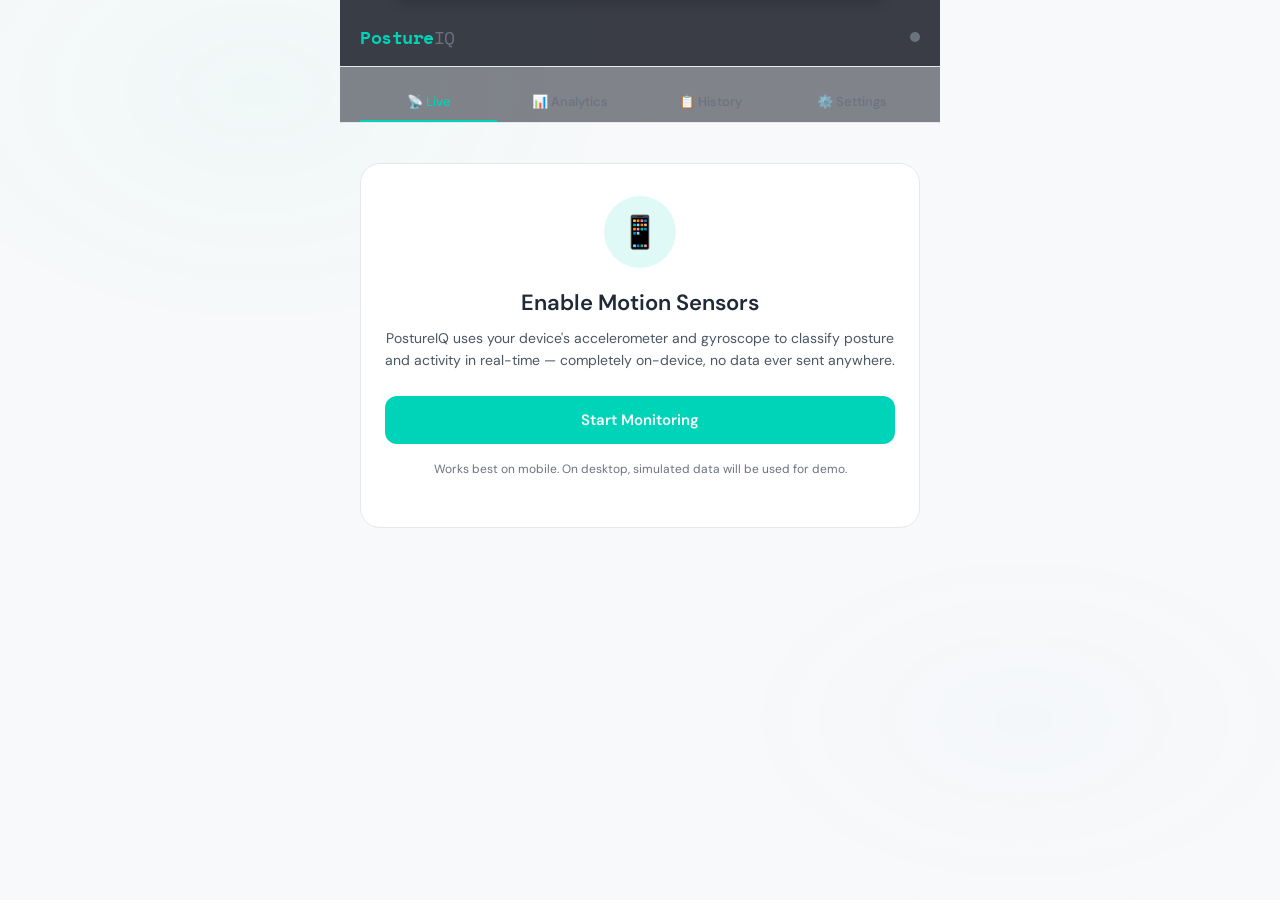
<file: index.html>
<!DOCTYPE html>
<html lang="en">
<head>
  <meta charset="UTF-8">
  <meta name="viewport" content="width=device-width, initial-scale=1.0, user-scalable=no">
  <meta name="description" content="PostureIQ - Personal Posture & Activity Monitor using device accelerometer">
  <meta name="theme-color" content="#0a0e1a">
  <title>PostureIQ — Personal Activity Monitor</title>
  <link rel="stylesheet" href="styles.css">
</head>
<body>

<div id="alertBanner" class="alert-banner" role="alert" aria-live="polite" aria-atomic="true">
  ⚠️ Slouch detected for 60s — Fix your posture!
</div>

<div class="app">
  <div class="header">
    <div class="logo">Posture<span>IQ</span></div>
    <div id="statusDot" class="status-dot" title="Monitoring status"></div>
  </div>

  <div class="tabs" role="tablist">
    <button 
      class="tab active" 
      role="tab" 
      aria-selected="true" 
      aria-controls="monitor"
      onclick="showTab('monitor', this)">
      📡 Live
    </button>
    <button 
      class="tab" 
      role="tab" 
      aria-selected="false" 
      aria-controls="analytics"
      onclick="showTab('analytics', this)">
      📊 Analytics
    </button>
    <button 
      class="tab" 
      role="tab" 
      aria-selected="false" 
      aria-controls="history"
      onclick="showTab('history', this)">
      📋 History
    </button>
    <button 
      class="tab" 
      role="tab" 
      aria-selected="false" 
      aria-controls="settings"
      onclick="showTab('settings', this)">
      ⚙️ Settings
    </button>
  </div>

  <!-- LIVE MONITOR TAB -->
  <div id="monitor" class="section active" role="tabpanel" aria-labelledby="tab-monitor">
    <div id="permCard" class="permission-card">
      <div class="perm-icon">📱</div>
      <div class="perm-title">Enable Motion Sensors</div>
      <div class="perm-desc">PostureIQ uses your device's accelerometer and gyroscope to classify posture and activity in real-time — completely on-device, no data ever sent anywhere.</div>
      <button class="btn-primary" onclick="AppController.requestPermission()" aria-label="Start monitoring posture">
        Start Monitoring
      </button>
      <p class="note">Works best on mobile. On desktop, simulated data will be used for demo.</p>
    </div>

    <div id="monitorContent" style="display:none" aria-live="polite">
      <!-- Loading state -->
      <div id="loadingState" class="loading-overlay" style="display:none">
        <div class="spinner"></div>
        <p>Calibrating sensors...</p>
      </div>

      <div class="posture-gauge" id="postureGauge">
        <div class="posture-label">Current State</div>
        <span class="posture-icon" id="postureIcon" role="img" aria-label="posture indicator">🧍</span>
        <div class="posture-state" id="postureState" style="color:var(--teal)">Calibrating...</div>
        <div class="posture-confidence" id="postureConf">Confidence: —</div>
      </div>

      <div class="sensor-row">
        <div class="sensor-card">
          <div class="sensor-axis ax" id="axVal">0.0</div>
          <div class="sensor-label">Accel X</div>
        </div>
        <div class="sensor-card">
          <div class="sensor-axis ay" id="ayVal">0.0</div>
          <div class="sensor-label">Accel Y</div>
        </div>
        <div class="sensor-card">
          <div class="sensor-axis az" id="azVal">0.0</div>
          <div class="sensor-label">Accel Z</div>
        </div>
      </div>

      <div class="chart-wrap">
        <div class="chart-title">Accelerometer Signal (last 5s)</div>
        <canvas id="signalChart" height="80" aria-label="Accelerometer signal over time"></canvas>
      </div>

      <div class="feed-title">Activity Log</div>
      <div class="feed-list" id="feedList" role="log">
        <div class="feed-item">
          <div class="feed-dot" style="background:var(--teal)"></div>
          <div class="feed-text">Monitoring started</div>
          <div class="feed-time">now</div>
        </div>
      </div>
    </div>
  </div>

  <!-- ANALYTICS TAB -->
  <div id="analytics" class="section" role="tabpanel" aria-labelledby="tab-analytics">
    <div class="section-title">Today's Summary</div>

    <div style="background:var(--surface); border:1px solid var(--border); border-radius:16px; padding:20px; text-align:center; margin-bottom:12px;">
      <div style="font-size:13px; color:var(--text-muted); margin-bottom:12px; text-transform:uppercase; letter-spacing:1px;">Posture Score</div>
      <div class="score-circle" id="scoreCircle">
        <svg viewBox="0 0 108 108" fill="none" xmlns="http://www.w3.org/2000/svg" aria-hidden="true">
          <circle cx="54" cy="54" r="46" stroke="var(--border)" stroke-width="8"/>
          <circle id="scoreArc" cx="54" cy="54" r="46" stroke="var(--teal)" stroke-width="8"
            stroke-linecap="round" stroke-dasharray="289" stroke-dashoffset="289"/>
        </svg>
        <div class="score-num" id="scoreNum" role="status">0</div>
        <div class="score-text">/ 100</div>
      </div>
      <div style="font-size:13px; color:var(--text-dim);" id="scoreLabel">Start monitoring to see your score</div>
    </div>

    <div class="stats-grid">
      <div class="stat-card">
        <div class="stat-value" style="color:var(--green)" id="goodTime">0m</div>
        <div class="stat-label">Good Posture</div>
      </div>
      <div class="stat-card">
        <div class="stat-value" style="color:var(--amber)" id="slouchTime">0m</div>
        <div class="stat-label">Slouching</div>
      </div>
      <div class="stat-card">
        <div class="stat-value" style="color:var(--blue)" id="walkTime">0m</div>
        <div class="stat-label">Walking</div>
      </div>
      <div class="stat-card">
        <div class="stat-value" style="color:var(--text-dim)" id="standTime">0m</div>
        <div class="stat-label">Standing</div>
      </div>
    </div>

    <div class="timeline-bar">
      <div class="timeline-label">Posture Timeline (session)</div>
      <div class="bar-track" id="timelineBar">
        <div class="bar-seg" id="barGood" style="background:var(--green); width:0%"></div>
        <div class="bar-seg" id="barSlouch" style="background:var(--amber); width:0%"></div>
        <div class="bar-seg" id="barWalk" style="background:var(--blue); width:0%"></div>
        <div class="bar-seg" id="barStand" style="background:var(--text-muted); width:0%"></div>
      </div>
      <div class="bar-legend">
        <div class="legend-item"><div class="legend-dot" style="background:var(--green)"></div>Good</div>
        <div class="legend-item"><div class="legend-dot" style="background:var(--amber)"></div>Slouch</div>
        <div class="legend-item"><div class="legend-dot" style="background:var(--blue)"></div>Walk</div>
        <div class="legend-item"><div class="legend-dot" style="background:var(--text-muted)"></div>Stand</div>
      </div>
    </div>

    <div class="chart-wrap">
      <div class="chart-title">Activity Distribution</div>
      <div class="donut-wrap">
        <canvas id="donutChart" width="140" height="140" aria-label="Activity distribution pie chart"></canvas>
        <div class="donut-center">
          <span id="topActivity" role="status">—</span>
          <small id="topActivityLabel">top activity</small>
        </div>
      </div>
    </div>

    <div class="chart-wrap" style="margin-top:12px">
      <div class="chart-title">Signal Magnitude (SMA) History</div>
      <canvas id="smaChart" height="90" aria-label="Signal magnitude over time"></canvas>
    </div>
  </div>

  <!-- HISTORY TAB -->
  <div id="history" class="section" role="tabpanel" aria-labelledby="tab-history">
    <div class="section-title">Session History</div>
    <div id="historyList">
      <div style="text-align:center; color:var(--text-muted); padding:40px 0; font-size:14px;">
        No sessions yet.<br>Start monitoring to record data.
      </div>
    </div>
  </div>

  <!-- SETTINGS TAB -->
  <div id="settings" class="section" role="tabpanel" aria-labelledby="tab-settings">
    <div class="section-title">Alert Settings</div>

    <div class="setting-card">
      <div class="setting-info">
        <h4>Slouch Alerts</h4>
        <p>Vibrate when poor posture detected for 60s <span class="grace-badge">60s grace</span></p>
      </div>
      <div 
        class="toggle on" 
        id="togAlert" 
        role="switch"
        aria-checked="true"
        aria-label="Slouch alerts"
        tabindex="0"
        onclick="AppController.toggleSetting('togAlert', 'alertEnabled')"
        onkeydown="AppController.handleToggleKeydown(event, 'togAlert', 'alertEnabled')">
      </div>
    </div>

    <div class="setting-card">
      <div class="setting-info">
        <h4>Sitting Reminders</h4>
        <p>Alert if sitting still for more than 30 minutes</p>
      </div>
      <div 
        class="toggle on" 
        id="togSit" 
        role="switch"
        aria-checked="true"
        aria-label="Sitting reminders"
        tabindex="0"
        onclick="AppController.toggleSetting('togSit', 'sitReminder')"
        onkeydown="AppController.handleToggleKeydown(event, 'togSit', 'sitReminder')">
      </div>
    </div>

    <div class="setting-card">
      <div class="setting-info">
        <h4>Sound Alerts</h4>
        <p>Play a soft beep alongside vibration</p>
      </div>
      <div 
        class="toggle" 
        id="togSound" 
        role="switch"
        aria-checked="false"
        aria-label="Sound alerts"
        tabindex="0"
        onclick="AppController.toggleSetting('togSound', 'soundEnabled')"
        onkeydown="AppController.handleToggleKeydown(event, 'togSound', 'soundEnabled')">
      </div>
    </div>

    <div class="setting-card">
      <div class="setting-info">
        <h4>Dark Mode</h4>
        <p>Use system preference or manually toggle</p>
      </div>
      <div 
        class="toggle" 
        id="togDarkMode" 
        role="switch"
        aria-checked="true"
        aria-label="Dark mode"
        tabindex="0"
        onclick="AppController.toggleDarkMode()"
        onkeydown="AppController.handleToggleKeydown(event, 'togDarkMode', 'darkMode')">
      </div>
    </div>

    <div class="divider"></div>
    <div class="section-title" style="font-size:15px">Detection Info</div>

    <div class="setting-card" style="flex-direction:column; align-items:flex-start; gap:12px">
      <div style="width:100%">
        <div style="font-size:13px; font-weight:600; margin-bottom:6px">Algorithm</div>
        <div style="font-size:12px; color:var(--text-muted); line-height:1.7">
          <b style="color:var(--teal)">Butterworth Low-pass Filter</b> (20Hz cutoff) removes sensor jitter.<br>
          <b style="color:var(--teal)">Sliding Window</b> (2.56s, 50% overlap) captures temporal patterns.<br>
          <b style="color:var(--teal)">SMA + Gravity Vector</b> separation identifies tilt vs. movement.<br>
          <b style="color:var(--teal)">Rule-based Classifier</b> maps feature vectors to activity states.
        </div>
      </div>
    </div>

    <div class="setting-card" style="flex-direction:column; align-items:flex-start; gap:12px">
      <div style="width:100%">
        <div style="font-size:13px; font-weight:600; margin-bottom:8px">Sensor Calibration</div>
        <button 
          class="btn-primary" 
          onclick="AppController.recalibrate()" 
          style="font-size:13px; padding:10px 20px"
          aria-label="Recalibrate sensor baseline">
          Recalibrate Baseline
        </button>
      </div>
    </div>

    <div class="divider"></div>
    <div style="text-align:center; color:var(--text-muted); font-size:12px; line-height:1.8; padding: 8px 0 20px;">
      PostureIQ v2.0 — Jituraj Kalita<br>
      Dept. of Computer Science, Gauhati University<br>
      All processing is on-device. No data is collected.
    </div>
  </div>
</div>

<script src="js/classifier.js"></script>
<script src="js/ui.js"></script>
<script src="js/sensors.js"></script>
<script src="js/analytics.js"></script>
<script type="module" src="js/app.js"></script>

</body>
</html>
</file>
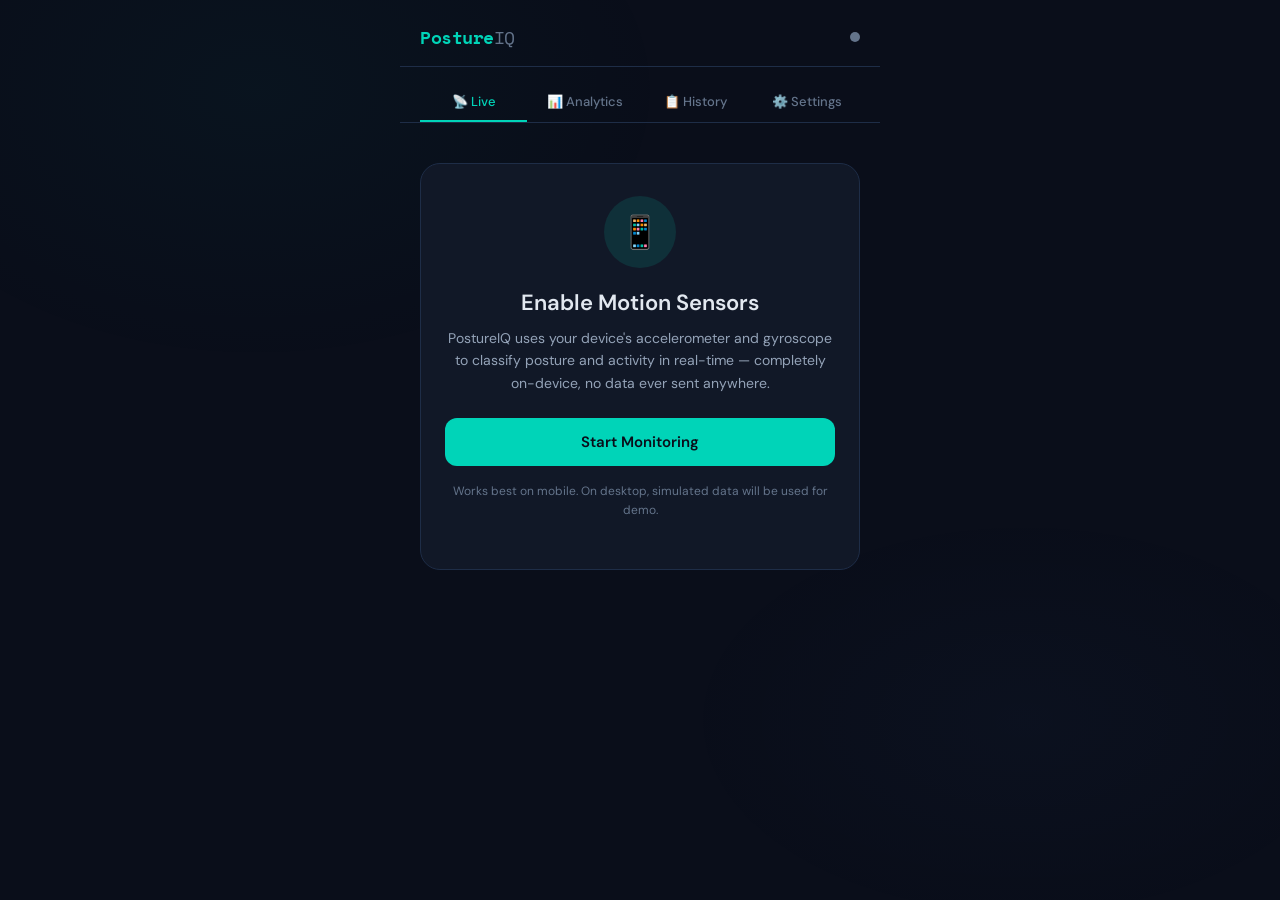
<file: posture_monitor.html>
<!DOCTYPE html>
<html lang="en">
<head>
<meta charset="UTF-8">
<meta name="viewport" content="width=device-width, initial-scale=1.0, user-scalable=no">
<title>PostureIQ — Personal Activity Monitor</title>
<style>
  @import url('https://fonts.googleapis.com/css2?family=Space+Mono:wght@400;700&family=DM+Sans:wght@300;400;500;600&display=swap');

  :root {
    --bg: #0a0e1a;
    --surface: #111827;
    --surface2: #1a2234;
    --border: #1e2d47;
    --teal: #00d4b8;
    --teal-dim: #00d4b820;
    --amber: #fbbf24;
    --amber-dim: #fbbf2420;
    --red: #f87171;
    --red-dim: #f8717120;
    --green: #4ade80;
    --green-dim: #4ade8020;
    --blue: #60a5fa;
    --text: #e2e8f0;
    --text-muted: #64748b;
    --text-dim: #94a3b8;
  }

  * { margin: 0; padding: 0; box-sizing: border-box; }

  body {
    background: var(--bg);
    color: var(--text);
    font-family: 'DM Sans', sans-serif;
    min-height: 100vh;
    overflow-x: hidden;
  }

  /* Animated background */
  body::before {
    content: '';
    position: fixed;
    inset: 0;
    background:
      radial-gradient(ellipse 600px 400px at 20% 10%, #00d4b808 0%, transparent 70%),
      radial-gradient(ellipse 500px 300px at 80% 80%, #60a5fa06 0%, transparent 70%);
    pointer-events: none;
    z-index: 0;
  }

  .app { position: relative; z-index: 1; max-width: 480px; margin: 0 auto; padding: 0 0 80px; }

  /* Header */
  .header {
    padding: 24px 20px 16px;
    display: flex;
    align-items: center;
    justify-content: space-between;
    border-bottom: 1px solid var(--border);
  }
  .logo {
    font-family: 'Space Mono', monospace;
    font-size: 18px;
    font-weight: 700;
    color: var(--teal);
    letter-spacing: -0.5px;
  }
  .logo span { color: var(--text-muted); font-weight: 400; }
  .status-dot {
    width: 10px; height: 10px;
    border-radius: 50%;
    background: var(--text-muted);
    transition: all 0.3s;
    box-shadow: 0 0 0 0 transparent;
  }
  .status-dot.active {
    background: var(--green);
    animation: pulse-dot 2s infinite;
  }
  @keyframes pulse-dot {
    0%, 100% { box-shadow: 0 0 0 0 #4ade8040; }
    50% { box-shadow: 0 0 0 6px transparent; }
  }

  /* Tabs */
  .tabs {
    display: flex;
    padding: 16px 20px 0;
    gap: 4px;
    border-bottom: 1px solid var(--border);
  }
  .tab {
    flex: 1;
    padding: 10px 4px;
    background: none;
    border: none;
    color: var(--text-muted);
    font-family: 'DM Sans', sans-serif;
    font-size: 13px;
    font-weight: 500;
    cursor: pointer;
    border-bottom: 2px solid transparent;
    transition: all 0.2s;
    text-align: center;
  }
  .tab.active { color: var(--teal); border-bottom-color: var(--teal); }

  /* Sections */
  .section { display: none; padding: 20px; }
  .section.active { display: block; }

  /* Permission screen */
  .permission-card {
    background: var(--surface);
    border: 1px solid var(--border);
    border-radius: 20px;
    padding: 32px 24px;
    text-align: center;
    margin-top: 20px;
  }
  .perm-icon {
    width: 72px; height: 72px;
    background: var(--teal-dim);
    border-radius: 50%;
    display: flex; align-items: center; justify-content: center;
    margin: 0 auto 20px;
    font-size: 32px;
  }
  .perm-title { font-size: 22px; font-weight: 600; margin-bottom: 10px; }
  .perm-desc { color: var(--text-dim); font-size: 14px; line-height: 1.6; margin-bottom: 24px; }
  .btn-primary {
    display: inline-block;
    background: var(--teal);
    color: #0a0e1a;
    font-family: 'DM Sans', sans-serif;
    font-size: 15px;
    font-weight: 600;
    padding: 14px 32px;
    border-radius: 12px;
    border: none;
    cursor: pointer;
    transition: all 0.2s;
    width: 100%;
  }
  .btn-primary:hover { transform: translateY(-1px); box-shadow: 0 8px 24px #00d4b830; }
  .btn-primary:active { transform: translateY(0); }

  /* Live Monitor */
  .posture-gauge {
    background: var(--surface);
    border: 1px solid var(--border);
    border-radius: 20px;
    padding: 28px 24px;
    text-align: center;
    margin-bottom: 16px;
    position: relative;
    overflow: hidden;
  }
  .posture-gauge::before {
    content: '';
    position: absolute;
    inset: 0;
    background: radial-gradient(circle at 50% 0%, var(--state-color, #00d4b810) 0%, transparent 60%);
    transition: background 1s;
    pointer-events: none;
  }
  .posture-label {
    font-family: 'Space Mono', monospace;
    font-size: 11px;
    letter-spacing: 2px;
    color: var(--text-muted);
    margin-bottom: 12px;
    text-transform: uppercase;
  }
  .posture-state {
    font-size: 40px;
    font-weight: 600;
    margin-bottom: 4px;
    transition: color 0.5s;
  }
  .posture-confidence {
    font-family: 'Space Mono', monospace;
    font-size: 13px;
    color: var(--text-muted);
    margin-bottom: 20px;
  }
  .posture-icon {
    font-size: 64px;
    margin-bottom: 4px;
    display: block;
    transition: all 0.5s;
  }

  /* Score arc */
  .score-ring {
    width: 120px; height: 60px;
    position: relative;
    margin: 0 auto 8px;
  }
  .score-ring svg { width: 120px; height: 120px; margin-top: -60px; }

  /* Sensor cards */
  .sensor-row { display: grid; grid-template-columns: 1fr 1fr 1fr; gap: 10px; margin-bottom: 16px; }
  .sensor-card {
    background: var(--surface);
    border: 1px solid var(--border);
    border-radius: 14px;
    padding: 14px 12px;
    text-align: center;
  }
  .sensor-axis {
    font-family: 'Space Mono', monospace;
    font-size: 20px;
    font-weight: 700;
    margin-bottom: 2px;
  }
  .sensor-label { font-size: 11px; color: var(--text-muted); }
  .ax { color: var(--red); }
  .ay { color: var(--green); }
  .az { color: var(--blue); }

  /* Activity feed */
  .feed-title {
    font-size: 13px;
    font-weight: 600;
    color: var(--text-muted);
    letter-spacing: 1px;
    text-transform: uppercase;
    margin-bottom: 12px;
  }
  .feed-list { display: flex; flex-direction: column; gap: 8px; }
  .feed-item {
    background: var(--surface);
    border: 1px solid var(--border);
    border-radius: 12px;
    padding: 12px 14px;
    display: flex;
    align-items: center;
    gap: 12px;
    animation: slideIn 0.3s ease;
  }
  @keyframes slideIn {
    from { opacity: 0; transform: translateX(-10px); }
    to { opacity: 1; transform: translateX(0); }
  }
  .feed-dot { width: 8px; height: 8px; border-radius: 50%; flex-shrink: 0; }
  .feed-text { flex: 1; font-size: 13px; color: var(--text-dim); }
  .feed-time { font-family: 'Space Mono', monospace; font-size: 11px; color: var(--text-muted); }

  /* Stats grid */
  .stats-grid { display: grid; grid-template-columns: 1fr 1fr; gap: 12px; margin-bottom: 16px; }
  .stat-card {
    background: var(--surface);
    border: 1px solid var(--border);
    border-radius: 16px;
    padding: 18px 16px;
  }
  .stat-value {
    font-family: 'Space Mono', monospace;
    font-size: 28px;
    font-weight: 700;
    margin-bottom: 2px;
  }
  .stat-unit { font-size: 13px; color: var(--text-muted); }
  .stat-label { font-size: 12px; color: var(--text-muted); margin-top: 4px; }

  /* Posture timeline bar */
  .timeline-bar {
    background: var(--surface);
    border: 1px solid var(--border);
    border-radius: 16px;
    padding: 18px 16px;
    margin-bottom: 12px;
  }
  .timeline-label { font-size: 13px; font-weight: 600; margin-bottom: 12px; }
  .bar-track {
    height: 28px;
    border-radius: 8px;
    background: var(--surface2);
    overflow: hidden;
    display: flex;
  }
  .bar-seg { height: 100%; transition: width 0.5s ease; }
  .bar-legend { display: flex; gap: 16px; margin-top: 10px; }
  .legend-item { display: flex; align-items: center; gap: 6px; font-size: 12px; color: var(--text-muted); }
  .legend-dot { width: 10px; height: 10px; border-radius: 3px; }

  /* Alert settings */
  .setting-card {
    background: var(--surface);
    border: 1px solid var(--border);
    border-radius: 16px;
    padding: 16px;
    margin-bottom: 12px;
    display: flex;
    align-items: center;
    justify-content: space-between;
  }
  .setting-info h4 { font-size: 14px; font-weight: 500; margin-bottom: 2px; }
  .setting-info p { font-size: 12px; color: var(--text-muted); }
  .toggle {
    width: 46px; height: 26px;
    background: var(--surface2);
    border-radius: 13px;
    position: relative;
    cursor: pointer;
    transition: background 0.3s;
    border: 1px solid var(--border);
    flex-shrink: 0;
  }
  .toggle.on { background: var(--teal); border-color: var(--teal); }
  .toggle::after {
    content: '';
    width: 20px; height: 20px;
    background: white;
    border-radius: 50%;
    position: absolute;
    top: 2px; left: 2px;
    transition: transform 0.3s;
  }
  .toggle.on::after { transform: translateX(20px); }

  /* Bottom nav */
  .bottom-nav {
    position: fixed;
    bottom: 0; left: 0; right: 0;
    background: #0d1422ee;
    backdrop-filter: blur(16px);
    border-top: 1px solid var(--border);
    display: flex;
    padding: 10px 0 16px;
    max-width: 480px;
    margin: 0 auto;
    z-index: 100;
  }
  .nav-item {
    flex: 1;
    display: flex;
    flex-direction: column;
    align-items: center;
    gap: 4px;
    background: none;
    border: none;
    cursor: pointer;
    color: var(--text-muted);
    font-family: 'DM Sans', sans-serif;
    font-size: 11px;
    font-weight: 500;
    padding: 4px 0;
    transition: color 0.2s;
  }
  .nav-item.active { color: var(--teal); }
  .nav-icon { font-size: 20px; line-height: 1; }

  /* Chart canvas */
  .chart-wrap {
    background: var(--surface);
    border: 1px solid var(--border);
    border-radius: 16px;
    padding: 16px;
    margin-bottom: 12px;
  }
  .chart-title { font-size: 13px; font-weight: 600; margin-bottom: 12px; }
  canvas { width: 100% !important; }

  /* Alert banner */
  .alert-banner {
    position: fixed;
    top: 0; left: 0; right: 0;
    background: var(--amber);
    color: #0a0e1a;
    font-weight: 600;
    font-size: 14px;
    padding: 14px 20px;
    text-align: center;
    transform: translateY(-100%);
    transition: transform 0.4s cubic-bezier(0.34, 1.56, 0.64, 1);
    z-index: 999;
    max-width: 480px;
    margin: 0 auto;
  }
  .alert-banner.show { transform: translateY(0); }

  /* Score circle */
  .score-circle {
    width: 100px; height: 100px;
    border-radius: 50%;
    border: 4px solid var(--border);
    display: flex; flex-direction: column;
    align-items: center; justify-content: center;
    margin: 0 auto 16px;
    position: relative;
  }
  .score-circle svg {
    position: absolute; inset: -4px;
    width: calc(100% + 8px);
    height: calc(100% + 8px);
    transform: rotate(-90deg);
  }
  .score-num {
    font-family: 'Space Mono', monospace;
    font-size: 26px;
    font-weight: 700;
    position: relative;
    z-index: 1;
  }
  .score-text { font-size: 11px; color: var(--text-muted); position: relative; z-index: 1; }

  /* Activity breakdown donut */
  .donut-wrap { position: relative; width: 140px; height: 140px; margin: 0 auto; }
  .donut-wrap canvas { position: absolute; inset: 0; }
  .donut-center {
    position: absolute;
    inset: 0;
    display: flex; flex-direction: column;
    align-items: center; justify-content: center;
  }
  .donut-center span { font-family: 'Space Mono', monospace; font-size: 22px; font-weight: 700; }
  .donut-center small { font-size: 11px; color: var(--text-muted); }

  /* Permission note */
  .note {
    font-size: 12px; color: var(--text-muted);
    text-align: center; padding: 16px 0;
    line-height: 1.6;
  }

  .section-title { font-size: 18px; font-weight: 600; margin-bottom: 16px; }
  .divider { height: 1px; background: var(--border); margin: 16px 0; }

  .grace-badge {
    display: inline-block;
    background: var(--amber-dim);
    color: var(--amber);
    font-size: 11px;
    font-weight: 600;
    padding: 3px 8px;
    border-radius: 20px;
    border: 1px solid var(--amber);
  }
</style>
</head>
<body>

<div id="alertBanner" class="alert-banner">⚠️ Slouch detected for 60s — Fix your posture!</div>

<div class="app">
  <div class="header">
    <div class="logo">Posture<span>IQ</span></div>
    <div id="statusDot" class="status-dot"></div>
  </div>

  <div class="tabs">
    <button class="tab active" onclick="showTab('monitor', this)">📡 Live</button>
    <button class="tab" onclick="showTab('analytics', this)">📊 Analytics</button>
    <button class="tab" onclick="showTab('history', this)">📋 History</button>
    <button class="tab" onclick="showTab('settings', this)">⚙️ Settings</button>
  </div>

  <!-- LIVE MONITOR TAB -->
  <div id="monitor" class="section active">
    <div id="permCard" class="permission-card">
      <div class="perm-icon">📱</div>
      <div class="perm-title">Enable Motion Sensors</div>
      <div class="perm-desc">PostureIQ uses your device's accelerometer and gyroscope to classify posture and activity in real-time — completely on-device, no data ever sent anywhere.</div>
      <button class="btn-primary" onclick="requestPermission()">Start Monitoring</button>
      <p class="note">Works best on mobile. On desktop, simulated data will be used for demo.</p>
    </div>

    <div id="monitorContent" style="display:none">
      <div class="posture-gauge" id="postureGauge">
        <div class="posture-label">Current State</div>
        <span class="posture-icon" id="postureIcon">🧍</span>
        <div class="posture-state" id="postureState" style="color:var(--teal)">Calibrating...</div>
        <div class="posture-confidence" id="postureConf">Confidence: —</div>
      </div>

      <div class="sensor-row">
        <div class="sensor-card">
          <div class="sensor-axis ax" id="axVal">0.0</div>
          <div class="sensor-label">Accel X</div>
        </div>
        <div class="sensor-card">
          <div class="sensor-axis ay" id="ayVal">0.0</div>
          <div class="sensor-label">Accel Y</div>
        </div>
        <div class="sensor-card">
          <div class="sensor-axis az" id="azVal">0.0</div>
          <div class="sensor-label">Accel Z</div>
        </div>
      </div>

      <div class="chart-wrap">
        <div class="chart-title">Accelerometer Signal (last 5s)</div>
        <canvas id="signalChart" height="80"></canvas>
      </div>

      <div class="feed-title">Activity Log</div>
      <div class="feed-list" id="feedList">
        <div class="feed-item">
          <div class="feed-dot" style="background:var(--teal)"></div>
          <div class="feed-text">Monitoring started</div>
          <div class="feed-time">now</div>
        </div>
      </div>
    </div>
  </div>

  <!-- ANALYTICS TAB -->
  <div id="analytics" class="section">
    <div class="section-title">Today's Summary</div>

    <div style="background:var(--surface); border:1px solid var(--border); border-radius:16px; padding:20px; text-align:center; margin-bottom:12px;">
      <div style="font-size:13px; color:var(--text-muted); margin-bottom:12px; text-transform:uppercase; letter-spacing:1px;">Posture Score</div>
      <div class="score-circle" id="scoreCircle">
        <svg viewBox="0 0 108 108" fill="none" xmlns="http://www.w3.org/2000/svg">
          <circle cx="54" cy="54" r="46" stroke="var(--border)" stroke-width="8"/>
          <circle id="scoreArc" cx="54" cy="54" r="46" stroke="var(--teal)" stroke-width="8"
            stroke-linecap="round" stroke-dasharray="289" stroke-dashoffset="289"/>
        </svg>
        <div class="score-num" id="scoreNum">0</div>
        <div class="score-text">/ 100</div>
      </div>
      <div style="font-size:13px; color:var(--text-dim);" id="scoreLabel">Start monitoring to see your score</div>
    </div>

    <div class="stats-grid">
      <div class="stat-card">
        <div class="stat-value" style="color:var(--green)" id="goodTime">0m</div>
        <div class="stat-label">Good Posture</div>
      </div>
      <div class="stat-card">
        <div class="stat-value" style="color:var(--amber)" id="slouchTime">0m</div>
        <div class="stat-label">Slouching</div>
      </div>
      <div class="stat-card">
        <div class="stat-value" style="color:var(--blue)" id="walkTime">0m</div>
        <div class="stat-label">Walking</div>
      </div>
      <div class="stat-card">
        <div class="stat-value" style="color:var(--text-dim)" id="standTime">0m</div>
        <div class="stat-label">Standing</div>
      </div>
    </div>

    <div class="timeline-bar">
      <div class="timeline-label">Posture Timeline (session)</div>
      <div class="bar-track" id="timelineBar">
        <div class="bar-seg" id="barGood" style="background:var(--green); width:0%"></div>
        <div class="bar-seg" id="barSlouch" style="background:var(--amber); width:0%"></div>
        <div class="bar-seg" id="barWalk" style="background:var(--blue); width:0%"></div>
        <div class="bar-seg" id="barStand" style="background:var(--text-muted); width:0%"></div>
      </div>
      <div class="bar-legend">
        <div class="legend-item"><div class="legend-dot" style="background:var(--green)"></div>Good</div>
        <div class="legend-item"><div class="legend-dot" style="background:var(--amber)"></div>Slouch</div>
        <div class="legend-item"><div class="legend-dot" style="background:var(--blue)"></div>Walk</div>
        <div class="legend-item"><div class="legend-dot" style="background:var(--text-muted)"></div>Stand</div>
      </div>
    </div>

    <div class="chart-wrap">
      <div class="chart-title">Activity Distribution</div>
      <div class="donut-wrap">
        <canvas id="donutChart" width="140" height="140"></canvas>
        <div class="donut-center">
          <span id="topActivity">—</span>
          <small id="topActivityLabel">top activity</small>
        </div>
      </div>
    </div>

    <div class="chart-wrap" style="margin-top:12px">
      <div class="chart-title">Signal Magnitude (SMA) History</div>
      <canvas id="smaChart" height="90"></canvas>
    </div>
  </div>

  <!-- HISTORY TAB -->
  <div id="history" class="section">
    <div class="section-title">Session History</div>
    <div id="historyList">
      <div style="text-align:center; color:var(--text-muted); padding:40px 0; font-size:14px;">
        No sessions yet.<br>Start monitoring to record data.
      </div>
    </div>
  </div>

  <!-- SETTINGS TAB -->
  <div id="settings" class="section">
    <div class="section-title">Alert Settings</div>

    <div class="setting-card">
      <div class="setting-info">
        <h4>Slouch Alerts</h4>
        <p>Vibrate when poor posture detected for 60s <span class="grace-badge">60s grace</span></p>
      </div>
      <div class="toggle on" id="togAlert" onclick="toggleSetting('togAlert', 'alertEnabled')"></div>
    </div>

    <div class="setting-card">
      <div class="setting-info">
        <h4>Sitting Reminders</h4>
        <p>Alert if sitting still for more than 30 minutes</p>
      </div>
      <div class="toggle on" id="togSit" onclick="toggleSetting('togSit', 'sitReminder')"></div>
    </div>

    <div class="setting-card">
      <div class="setting-info">
        <h4>Sound Alerts</h4>
        <p>Play a soft beep alongside vibration</p>
      </div>
      <div class="toggle" id="togSound" onclick="toggleSetting('togSound', 'soundEnabled')"></div>
    </div>

    <div class="divider"></div>
    <div class="section-title" style="font-size:15px">Detection Info</div>

    <div class="setting-card" style="flex-direction:column; align-items:flex-start; gap:12px">
      <div style="width:100%">
        <div style="font-size:13px; font-weight:600; margin-bottom:6px">Algorithm</div>
        <div style="font-size:12px; color:var(--text-muted); line-height:1.7">
          <b style="color:var(--teal)">Butterworth Low-pass Filter</b> (20Hz cutoff) removes sensor jitter.<br>
          <b style="color:var(--teal)">Sliding Window</b> (2.56s, 50% overlap) captures temporal patterns.<br>
          <b style="color:var(--teal)">SMA + Gravity Vector</b> separation identifies tilt vs. movement.<br>
          <b style="color:var(--teal)">Rule-based Classifier</b> maps feature vectors to activity states.
        </div>
      </div>
    </div>

    <div class="setting-card" style="flex-direction:column; align-items:flex-start; gap:12px">
      <div style="width:100%">
        <div style="font-size:13px; font-weight:600; margin-bottom:8px">Sensor Calibration</div>
        <button class="btn-primary" onclick="recalibrate()" style="font-size:13px; padding:10px 20px">
          Recalibrate Baseline
        </button>
      </div>
    </div>

    <div class="divider"></div>
    <div style="text-align:center; color:var(--text-muted); font-size:12px; line-height:1.8; padding: 8px 0 20px;">
      PostureIQ v1.0 — Jituraj Kalita<br>
      Dept. of Computer Science, Gauhati University<br>
      All processing is on-device. No data is collected.
    </div>
  </div>
</div>

<script>
/* =========================================================
   PostureIQ — Personal Posture & Activity Monitor
   Jituraj Kalita | CS Dept, Gauhati University
   ========================================================= */

// ── State ─────────────────────────────────────────────────
const state = {
  monitoring: false,
  alertEnabled: true,
  sitReminder: true,
  soundEnabled: false,
  lastX: 0, lastY: 0, lastZ: 0,
  baseline: { x: 0, y: 0, z: 9.8 },
  calibrated: false,
  currentActivity: 'unknown',
  slouchStartTime: null,
  slouchAlertFired: false,
  sitStartTime: null,
  sessionStart: null,
  counts: { good: 0, slouch: 0, walk: 0, stand: 0 },
  signalBuffer: [], // circular buffer for signal chart
  smaBuffer: [],    // SMA over time
  filterState: [0, 0, 0], // Butterworth filter state
  calSamples: [],
  calCount: 0,
  sessionLogs: []   // saved to localStorage
};

// ── Butterworth-like low-pass filter coefficients ─────────
// 2nd-order Butterworth, 20Hz cutoff, 50Hz sampling (simplified IIR)
const B = [0.0675, 0.1349, 0.0675];
const A = [1, -1.1430, 0.4128];
let fx = [0,0], fy = [0,0], fz = [0,0];

function lowPass(val, mem, axis) {
  // Direct Form II Transposed
  const out = B[0]*val + mem[0];
  mem[0] = B[1]*val - A[1]*out + mem[1];
  mem[1] = B[2]*val - A[2]*out;
  return out;
}

// ── Signal Magnitude Area (SMA) ───────────────────────────
function computeSMA(ax, ay, az) {
  return (Math.abs(ax) + Math.abs(ay) + Math.abs(az)) / 3;
}

// ── Gravity vector separation ─────────────────────────────
function separateGravity(ax, ay, az) {
  const ALPHA = 0.8;
  state.filterState[0] = ALPHA * state.filterState[0] + (1 - ALPHA) * ax;
  state.filterState[1] = ALPHA * state.filterState[1] + (1 - ALPHA) * ay;
  state.filterState[2] = ALPHA * state.filterState[2] + (1 - ALPHA) * az;
  return {
    grav: [...state.filterState],
    body: [ax - state.filterState[0], ay - state.filterState[1], az - state.filterState[2]]
  };
}

// ── Sliding window buffer ─────────────────────────────────
const WINDOW_SIZE = 128; // ~2.56s at 50Hz
let windowBuf = [];

function addToWindow(ax, ay, az) {
  windowBuf.push({ ax, ay, az, t: Date.now() });
  if (windowBuf.length > WINDOW_SIZE) windowBuf.shift();
}

// Feature extraction from window
function extractFeatures() {
  if (windowBuf.length < 20) return null;
  const n = windowBuf.length;
  let sumX = 0, sumY = 0, sumZ = 0;
  let sumX2 = 0, sumY2 = 0, sumZ2 = 0;
  let sma = 0;

  for (let i = 0; i < n; i++) {
    sumX += windowBuf[i].ax; sumY += windowBuf[i].ay; sumZ += windowBuf[i].az;
    sumX2 += windowBuf[i].ax ** 2; sumY2 += windowBuf[i].ay ** 2; sumZ2 += windowBuf[i].az ** 2;
    sma += Math.abs(windowBuf[i].ax) + Math.abs(windowBuf[i].ay) + Math.abs(windowBuf[i].az);
  }

  const meanX = sumX / n, meanY = sumY / n, meanZ = sumZ / n;
  const stdX = Math.sqrt(sumX2/n - meanX**2);
  const stdY = Math.sqrt(sumY2/n - meanY**2);
  const stdZ = Math.sqrt(sumZ2/n - meanZ**2);
  const smaVal = sma / (3 * n);

  return { meanX, meanY, meanZ, stdX, stdY, stdZ, sma: smaVal };
}

// ── Activity Classification ───────────────────────────────
// Rule-based classifier using gravity vector and SMA thresholds
function classify(ax, ay, az) {
  const { grav, body } = separateGravity(ax, ay, az);
  const features = extractFeatures();
  if (!features) return { label: 'calibrating', conf: 0 };

  const { sma, stdX, stdY, stdZ } = features;
  const totalStd = stdX + stdY + stdZ;

  // Tilt angle from gravity vector
  const gravMag = Math.sqrt(grav[0]**2 + grav[1]**2 + grav[2]**2);
  const tiltY = Math.acos(Math.abs(grav[1]) / (gravMag || 1)) * 180 / Math.PI;

  // Walking: high variability, significant body acceleration
  if (sma > 1.4 || totalStd > 2.5) {
    const conf = Math.min(99, 70 + (sma - 1.4) * 20);
    return { label: 'walking', conf: Math.round(conf) };
  }

  // Determine if sitting or standing from gravity tilt
  // Phone vertical (in pocket/hand) → standing; horizontal (on desk/lap) → sitting
  const isLikelyHorizontal = Math.abs(grav[2]) > 7;
  const isLikelyVertical = Math.abs(grav[1]) > 7;

  if (isLikelyHorizontal || (!isLikelyVertical && sma < 0.5)) {
    // Sitting — assess posture quality from tilt
    const pitchAngle = Math.atan2(grav[0], Math.sqrt(grav[1]**2 + grav[2]**2)) * 180 / Math.PI;
    const slouchIndicator = Math.abs(pitchAngle) > 20 || (totalStd > 0.8 && sma < 0.9);

    if (slouchIndicator) {
      return { label: 'slouch', conf: Math.round(Math.min(95, 75 + Math.abs(pitchAngle) * 0.5)) };
    } else {
      return { label: 'good', conf: Math.round(Math.min(95, 80 + (1 - sma) * 10)) };
    }
  }

  // Standing
  if (sma < 0.5 && totalStd < 1.2) {
    return { label: 'stand', conf: Math.round(Math.min(92, 78 + (1 - totalStd) * 10)) };
  }

  return { label: 'good', conf: 70 };
}

// ── UI State updates ──────────────────────────────────────
const ICONS = {
  good: '🧑‍💻',
  slouch: '🫤',
  walking: '🚶',
  stand: '🧍',
  calibrating: '⏳'
};
const COLORS = {
  good: 'var(--green)',
  slouch: 'var(--amber)',
  walking: 'var(--blue)',
  stand: 'var(--text-dim)',
  calibrating: 'var(--text-muted)'
};
const LABELS = {
  good: 'Good Posture',
  slouch: 'Slouching',
  walking: 'Walking',
  stand: 'Standing',
  calibrating: 'Calibrating...'
};

function updatePostureUI(label, conf, ax, ay, az) {
  document.getElementById('postureIcon').textContent = ICONS[label] || '🧍';
  const stateEl = document.getElementById('postureState');
  stateEl.textContent = LABELS[label] || label;
  stateEl.style.color = COLORS[label] || 'var(--teal)';
  document.getElementById('postureConf').textContent = conf ? `Confidence: ${conf}%` : 'Confidence: —';

  // Update sensor display
  document.getElementById('axVal').textContent = ax.toFixed(2);
  document.getElementById('ayVal').textContent = ay.toFixed(2);
  document.getElementById('azVal').textContent = az.toFixed(2);

  // Gauge glow color
  const gauge = document.getElementById('postureGauge');
  gauge.style.setProperty('--state-color', (COLORS[label] || 'var(--teal)') + '12');
}

// ── Alert logic ───────────────────────────────────────────
function handleAlerts(label) {
  if (label === 'slouch') {
    if (!state.slouchStartTime) {
      state.slouchStartTime = Date.now();
      state.slouchAlertFired = false;
    }
    const slouchDuration = (Date.now() - state.slouchStartTime) / 1000;
    if (slouchDuration >= 60 && !state.slouchAlertFired && state.alertEnabled) {
      triggerAlert('⚠️ Slouch detected for 60s — Fix your posture!');
      state.slouchAlertFired = true;
      if (navigator.vibrate) navigator.vibrate([200, 100, 200]);
    }
  } else {
    state.slouchStartTime = null;
    state.slouchAlertFired = false;
  }
}

let alertTimeout;
function triggerAlert(msg) {
  const banner = document.getElementById('alertBanner');
  banner.textContent = msg;
  banner.classList.add('show');
  clearTimeout(alertTimeout);
  alertTimeout = setTimeout(() => banner.classList.remove('show'), 5000);
}

// ── Count tracking ────────────────────────────────────────
let lastCountLabel = null;
let lastCountTime = Date.now();

function updateCounts(label) {
  const now = Date.now();
  if (lastCountLabel) {
    const sec = (now - lastCountTime) / 1000;
    if (lastCountLabel === 'good') state.counts.good += sec;
    else if (lastCountLabel === 'slouch') state.counts.slouch += sec;
    else if (lastCountLabel === 'walking') state.counts.walk += sec;
    else if (lastCountLabel === 'stand') state.counts.stand += sec;
  }
  lastCountLabel = label;
  lastCountTime = now;
  refreshAnalytics();
}

function refreshAnalytics() {
  const c = state.counts;
  const total = c.good + c.slouch + c.walk + c.stand || 1;

  const fmt = s => s < 60 ? `${Math.round(s)}s` : `${Math.round(s/60)}m`;
  document.getElementById('goodTime').textContent = fmt(c.good);
  document.getElementById('slouchTime').textContent = fmt(c.slouch);
  document.getElementById('walkTime').textContent = fmt(c.walk);
  document.getElementById('standTime').textContent = fmt(c.stand);

  // Timeline bar
  document.getElementById('barGood').style.width = (c.good/total*100) + '%';
  document.getElementById('barSlouch').style.width = (c.slouch/total*100) + '%';
  document.getElementById('barWalk').style.width = (c.walk/total*100) + '%';
  document.getElementById('barStand').style.width = (c.stand/total*100) + '%';

  // Score: 100 * (good + walk*0.8 + stand*0.6) / total
  const score = Math.round(Math.min(100, ((c.good * 1.0 + c.walk * 0.8 + c.stand * 0.6) / total) * 100));
  document.getElementById('scoreNum').textContent = score;
  const arc = document.getElementById('scoreArc');
  const circumference = 289;
  arc.setAttribute('stroke-dashoffset', circumference - (score / 100) * circumference);
  arc.setAttribute('stroke', score >= 70 ? 'var(--green)' : score >= 40 ? 'var(--amber)' : 'var(--red)');

  document.getElementById('scoreLabel').textContent =
    score >= 80 ? '🌟 Excellent posture today!' :
    score >= 60 ? '👍 Decent, keep it up!' :
    score >= 40 ? '⚠️ Try to sit straighter' : '🔴 Needs attention';

  // Donut chart
  drawDonut(c, total);

  // Top activity
  const entries = [['🧑‍💻', c.good], ['😬', c.slouch], ['🚶', c.walk], ['🧍', c.stand]];
  const top = entries.sort((a,b) => b[1]-a[1])[0];
  const labels = ['good', 'slouch', 'walk', 'stand'];
  const idx = entries.indexOf(top);
  document.getElementById('topActivity').textContent = top[0];
  document.getElementById('topActivityLabel').textContent = labels[idx] || '';
}

// ── Donut chart (canvas) ──────────────────────────────────
function drawDonut(c, total) {
  const canvas = document.getElementById('donutChart');
  const ctx = canvas.getContext('2d');
  const cx = 70, cy = 70, r = 52, inner = 35;
  ctx.clearRect(0, 0, 140, 140);

  const slices = [
    { v: c.good, color: '#4ade80' },
    { v: c.slouch, color: '#fbbf24' },
    { v: c.walk, color: '#60a5fa' },
    { v: c.stand, color: '#64748b' }
  ];

  let angle = -Math.PI / 2;
  for (const s of slices) {
    const sweep = (s.v / total) * 2 * Math.PI;
    ctx.beginPath();
    ctx.moveTo(cx, cy);
    ctx.arc(cx, cy, r, angle, angle + sweep);
    ctx.closePath();
    ctx.fillStyle = s.color;
    ctx.fill();
    angle += sweep;
  }

  // Inner hole
  ctx.beginPath();
  ctx.arc(cx, cy, inner, 0, Math.PI * 2);
  ctx.fillStyle = '#111827';
  ctx.fill();
}

// ── Signal chart (canvas) ─────────────────────────────────
const MAX_SIGNAL_POINTS = 100;
function updateSignalChart(ax, ay, az) {
  state.signalBuffer.push({ ax, ay, az });
  if (state.signalBuffer.length > MAX_SIGNAL_POINTS) state.signalBuffer.shift();
  drawSignalChart();

  const sma = computeSMA(ax, ay, az);
  state.smaBuffer.push(sma);
  if (state.smaBuffer.length > MAX_SIGNAL_POINTS) state.smaBuffer.shift();
  drawSMAChart();
}

function drawLine(ctx, data, key, color, width, height) {
  const n = data.length;
  if (n < 2) return;
  const minV = -20, maxV = 20;
  ctx.strokeStyle = color;
  ctx.lineWidth = 1.5;
  ctx.beginPath();
  for (let i = 0; i < n; i++) {
    const x = (i / (MAX_SIGNAL_POINTS - 1)) * width;
    const y = height - ((data[i][key] - minV) / (maxV - minV)) * height;
    i === 0 ? ctx.moveTo(x, y) : ctx.lineTo(x, y);
  }
  ctx.stroke();
}

function drawSignalChart() {
  const canvas = document.getElementById('signalChart');
  if (!canvas) return;
  const ctx = canvas.getContext('2d');
  const w = canvas.offsetWidth; const h = 80;
  canvas.width = w; canvas.height = h;
  ctx.clearRect(0, 0, w, h);

  // Grid lines
  ctx.strokeStyle = '#1e2d47'; ctx.lineWidth = 0.5;
  for (let i = 1; i < 4; i++) {
    const y = (i / 4) * h;
    ctx.beginPath(); ctx.moveTo(0, y); ctx.lineTo(w, y); ctx.stroke();
  }

  drawLine(ctx, state.signalBuffer, 'ax', '#f87171', w, h);
  drawLine(ctx, state.signalBuffer, 'ay', '#4ade80', w, h);
  drawLine(ctx, state.signalBuffer, 'az', '#60a5fa', w, h);
}

function drawSMAChart() {
  const canvas = document.getElementById('smaChart');
  if (!canvas) return;
  const ctx = canvas.getContext('2d');
  const w = canvas.offsetWidth; const h = 90;
  canvas.width = w; canvas.height = h;
  ctx.clearRect(0, 0, w, h);

  ctx.strokeStyle = '#1e2d47'; ctx.lineWidth = 0.5;
  for (let i = 1; i < 3; i++) {
    const y = (i / 3) * h;
    ctx.beginPath(); ctx.moveTo(0, y); ctx.lineTo(w, y); ctx.stroke();
  }

  if (state.smaBuffer.length < 2) return;
  const max = 5;
  ctx.strokeStyle = 'var(--teal)';
  ctx.lineWidth = 2;
  ctx.shadowBlur = 6; ctx.shadowColor = '#00d4b860';
  ctx.beginPath();
  for (let i = 0; i < state.smaBuffer.length; i++) {
    const x = (i / (MAX_SIGNAL_POINTS - 1)) * w;
    const y = h - Math.min(state.smaBuffer[i] / max, 1) * h;
    i === 0 ? ctx.moveTo(x, y) : ctx.lineTo(x, y);
  }
  ctx.stroke();
  ctx.shadowBlur = 0;
}

// ── Feed log ──────────────────────────────────────────────
let lastFeedLabel = null;
let lastFeedTime = Date.now();

function addFeed(label, conf) {
  if (label === lastFeedLabel) return;
  if (label === 'calibrating') return;
  const now = Date.now();
  const elapsed = now - lastFeedTime;
  lastFeedLabel = label;
  lastFeedTime = now;

  const feed = document.getElementById('feedList');
  const item = document.createElement('div');
  item.className = 'feed-item';

  const color = COLORS[label] || 'var(--teal)';
  const timeStr = new Date().toLocaleTimeString('en-IN', { hour:'2-digit', minute:'2-digit', second:'2-digit' });

  item.innerHTML = `
    <div class="feed-dot" style="background:${color}"></div>
    <div class="feed-text">${LABELS[label] || label} (${conf}% conf.)</div>
    <div class="feed-time">${timeStr}</div>
  `;

  feed.insertBefore(item, feed.firstChild);
  while (feed.children.length > 20) feed.removeChild(feed.lastChild);
}

// ── Main sensor handler ───────────────────────────────────
let frameCount = 0;
function handleMotion(ev) {
  const acc = ev.accelerationIncludingGravity || ev.acceleration;
  if (!acc) return;

  let ax = acc.x || 0, ay = acc.y || 0, az = acc.z || 0;

  // Apply Butterworth low-pass filter
  const fax = lowPass(ax, fx, 'x');
  const fay = lowPass(ay, fy, 'y');
  const faz = lowPass(az, fz, 'z');

  // Calibration: first 60 frames
  if (state.calCount < 60) {
    state.calSamples.push({ x: fax, y: fay, z: faz });
    state.calCount++;
    if (state.calCount === 60) {
      const n = state.calSamples.length;
      state.baseline.x = state.calSamples.reduce((s, v) => s + v.x, 0) / n;
      state.baseline.y = state.calSamples.reduce((s, v) => s + v.y, 0) / n;
      state.baseline.z = state.calSamples.reduce((s, v) => s + v.z, 0) / n;
      state.calibrated = true;
    }
    updatePostureUI('calibrating', 0, fax, fay, faz);
    return;
  }

  // Baseline-corrected body acceleration
  const bax = fax - state.baseline.x;
  const bay = fay - state.baseline.y;
  const baz = faz - state.baseline.z;

  addToWindow(bax, bay, baz);
  frameCount++;

  // Classify every 10 frames
  if (frameCount % 10 === 0) {
    const result = classify(bax, bay, baz);
    const { label, conf } = result;
    if (label !== 'calibrating') {
      updatePostureUI(label, conf, fax, fay, faz);
      handleAlerts(label);
      updateCounts(label);
      addFeed(label, conf);
      state.currentActivity = label;
    }
  }

  // Update signal chart every 5 frames
  if (frameCount % 5 === 0) {
    updateSignalChart(fax, fay, faz);
  }
}

// ── Demo mode (desktop fallback) ─────────────────────────
let demoT = 0;
let demoPhase = 0;
const demoPhases = [
  { label: 'good', dur: 180 },
  { label: 'slouch', dur: 120 },
  { label: 'walking', dur: 90 },
  { label: 'stand', dur: 60 },
  { label: 'good', dur: 150 },
];
let demoPhaseIdx = 0, demoPhaseT = 0;

function runDemoFrame() {
  demoT++;
  demoPhaseT++;

  if (demoPhaseT > demoPhases[demoPhaseIdx].dur) {
    demoPhaseIdx = (demoPhaseIdx + 1) % demoPhases.length;
    demoPhaseT = 0;
  }

  const phase = demoPhases[demoPhaseIdx];
  const label = phase.label;

  // Simulate sensor values based on activity
  let ax, ay, az;
  const t = demoT * 0.1;
  if (label === 'walking') {
    ax = 0.5 * Math.sin(t * 2.5) + 0.2 * Math.random();
    ay = 0.3 * Math.cos(t * 2.5) + (Math.random()-0.5)*0.4;
    az = 9.5 + 0.6 * Math.sin(t * 2.3) + (Math.random()-0.5)*0.3;
  } else if (label === 'slouch') {
    ax = 3.5 + 0.1 * Math.random();
    ay = 0.1 * Math.random();
    az = 9.1 + 0.05 * Math.random();
  } else if (label === 'stand') {
    ax = 0.05 * Math.random();
    ay = 0.05 * Math.random();
    az = 9.8 + 0.04 * Math.random();
  } else { // good sitting
    ax = 0.1 + 0.03 * Math.random();
    ay = 0.05 * Math.random();
    az = 9.75 + 0.03 * Math.random();
  }

  const conf = 82 + Math.round(Math.random() * 12);

  updatePostureUI(label, conf, ax, ay, az);
  handleAlerts(label);
  updateCounts(label);
  addFeed(label, conf);
  updateSignalChart(ax, ay, az);
  state.currentActivity = label;
}

// ── Permission request ────────────────────────────────────
async function requestPermission() {
  document.getElementById('permCard').style.display = 'none';
  document.getElementById('monitorContent').style.display = 'block';
  document.getElementById('statusDot').classList.add('active');
  state.monitoring = true;
  state.sessionStart = Date.now();

  // Try real sensors first
  if (typeof DeviceMotionEvent !== 'undefined') {
    if (typeof DeviceMotionEvent.requestPermission === 'function') {
      // iOS 13+
      try {
        const perm = await DeviceMotionEvent.requestPermission();
        if (perm === 'granted') {
          window.addEventListener('devicemotion', handleMotion, { passive: true });
          return;
        }
      } catch(e) {}
    } else {
      // Android / non-iOS
      window.addEventListener('devicemotion', handleMotion, { passive: true });
      // Test if we actually get data
      let gotData = false;
      const testListener = (ev) => {
        if (ev.accelerationIncludingGravity && ev.accelerationIncludingGravity.x !== null) {
          gotData = true;
        }
      };
      window.addEventListener('devicemotion', testListener, { once: true });
      setTimeout(() => {
        if (!gotData) startDemoMode();
      }, 800);
      return;
    }
  }

  startDemoMode();
}

function startDemoMode() {
  triggerAlert('ℹ️ Demo mode — using simulated sensor data');
  setInterval(runDemoFrame, 50); // ~20fps demo
}

function recalibrate() {
  state.calSamples = [];
  state.calCount = 0;
  state.calibrated = false;
  windowBuf = [];
  fx = [0,0]; fy = [0,0]; fz = [0,0];
  triggerAlert('🔄 Recalibrating — hold your device still for 3 seconds');
}

// ── Settings toggles ──────────────────────────────────────
function toggleSetting(elId, key) {
  state[key] = !state[key];
  const el = document.getElementById(elId);
  el.classList.toggle('on', state[key]);
}

// ── Tab switching ─────────────────────────────────────────
function showTab(id, btn) {
  document.querySelectorAll('.section').forEach(s => s.classList.remove('active'));
  document.querySelectorAll('.tab').forEach(t => t.classList.remove('active'));
  document.getElementById(id).classList.add('active');
  btn.classList.add('active');

  if (id === 'analytics') {
    setTimeout(() => { drawSignalChart(); drawSMAChart(); refreshAnalytics(); }, 50);
  }
  if (id === 'history') renderHistory();
}

// ── History persistence ───────────────────────────────────
function saveSession() {
  const s = state;
  const entry = {
    date: new Date().toLocaleString('en-IN'),
    score: parseInt(document.getElementById('scoreNum').textContent) || 0,
    counts: { ...s.counts },
    duration: Math.round((Date.now() - s.sessionStart) / 60000)
  };
  const stored = JSON.parse(localStorage.getItem('postureiq_history') || '[]');
  stored.unshift(entry);
  localStorage.setItem('postureiq_history', JSON.stringify(stored.slice(0, 20)));
}

function renderHistory() {
  const stored = JSON.parse(localStorage.getItem('postureiq_history') || '[]');
  const el = document.getElementById('historyList');
  if (!stored.length) {
    el.innerHTML = '<div style="text-align:center; color:var(--text-muted); padding:40px 0; font-size:14px;">No sessions yet.<br>Start monitoring to record data.</div>';
    return;
  }
  el.innerHTML = stored.map(entry => `
    <div style="background:var(--surface); border:1px solid var(--border); border-radius:14px; padding:16px; margin-bottom:10px;">
      <div style="display:flex; justify-content:space-between; align-items:center; margin-bottom:8px;">
        <div style="font-size:13px; font-weight:600;">${entry.date}</div>
        <div style="font-family:'Space Mono',monospace; color:${entry.score>=70?'var(--green)':entry.score>=40?'var(--amber)':'var(--red)'}; font-size:16px; font-weight:700;">${entry.score}/100</div>
      </div>
      <div style="font-size:12px; color:var(--text-muted);">Duration: ${entry.duration}m &nbsp;|&nbsp;
        Good: ${Math.round(entry.counts.good)}s &nbsp;|&nbsp;
        Slouch: ${Math.round(entry.counts.slouch)}s &nbsp;|&nbsp;
        Walk: ${Math.round(entry.counts.walk)}s</div>
    </div>
  `).join('');
}

// Save session every 2 minutes
setInterval(() => { if (state.monitoring) saveSession(); }, 120000);
window.addEventListener('beforeunload', () => { if (state.monitoring) saveSession(); });

// Initialize analytics charts on load
setTimeout(refreshAnalytics, 200);
</script>
</body>
</html>
</file>
<file: styles.css>
@import url('https://fonts.googleapis.com/css2?family=Space+Mono:wght@400;700&family=DM+Sans:wght@300;400;500;600&display=swap');

:root {
  --bg: #0a0e1a;
  --surface: #111827;
  --surface2: #1a2234;
  --border: #1e2d47;
  --teal: #00d4b8;
  --teal-dim: #00d4b820;
  --amber: #fbbf24;
  --amber-dim: #fbbf2420;
  --red: #f87171;
  --red-dim: #f8717120;
  --green: #4ade80;
  --green-dim: #4ade8020;
  --blue: #60a5fa;
  --text: #e2e8f0;
  --text-muted: #64748b;
  --text-dim: #94a3b8;
}

/* Dark mode */
@media (prefers-color-scheme: light) {
  :root {
    --bg: #f8f9fa;
    --surface: #ffffff;
    --surface2: #f3f4f6;
    --border: #e5e7eb;
    --text: #1f2937;
    --text-muted: #6b7280;
    --text-dim: #4b5563;
  }
}

/* Reset */
* {
  margin: 0;
  padding: 0;
  box-sizing: border-box;
}

html {
  scroll-behavior: smooth;
}

body {
  background: var(--bg);
  color: var(--text);
  font-family: 'DM Sans', sans-serif;
  min-height: 100vh;
  overflow-x: hidden;
  transition: background-color 0.3s ease, color 0.3s ease;
}

/* Animated background */
body::before {
  content: '';
  position: fixed;
  inset: 0;
  background:
    radial-gradient(ellipse 600px 400px at 20% 10%, #00d4b808 0%, transparent 70%),
    radial-gradient(ellipse 500px 300px at 80% 80%, #60a5fa06 0%, transparent 70%);
  pointer-events: none;
  z-index: 0;
}

.app {
  position: relative;
  z-index: 1;
  max-width: 480px;
  margin: 0 auto;
  padding: 0 0 80px;
}

@media (max-width: 480px) {
  .app {
    max-width: 100%;
  }
}

/* ─────────────────────────────────────────────────────── */
/* Header */
/* ─────────────────────────────────────────────────────── */

.header {
  padding: 24px 20px 16px;
  display: flex;
  align-items: center;
  justify-content: space-between;
  border-bottom: 1px solid var(--border);
  background: rgba(10, 14, 26, 0.8);
  backdrop-filter: blur(8px);
}

.logo {
  font-family: 'Space Mono', monospace;
  font-size: 18px;
  font-weight: 700;
  color: var(--teal);
  letter-spacing: -0.5px;
}

.logo span {
  color: var(--text-muted);
  font-weight: 400;
}

.status-dot {
  width: 10px;
  height: 10px;
  border-radius: 50%;
  background: var(--text-muted);
  transition: all 0.3s ease;
  box-shadow: 0 0 0 0 transparent;
}

.status-dot.active {
  background: var(--green);
  animation: pulse-dot 2s infinite;
}

@keyframes pulse-dot {
  0%, 100% {
    box-shadow: 0 0 0 0 #4ade8040;
  }
  50% {
    box-shadow: 0 0 0 6px transparent;
  }
}

/* ─────────────────────────────────────────────────────── */
/* Tabs */
/* ─────────────────────────────────────────────────────── */

.tabs {
  display: flex;
  padding: 16px 20px 0;
  gap: 4px;
  border-bottom: 1px solid var(--border);
  background: rgba(10, 14, 26, 0.5);
}

.tab {
  flex: 1;
  padding: 10px 4px;
  background: none;
  border: none;
  color: var(--text-muted);
  font-family: 'DM Sans', sans-serif;
  font-size: 13px;
  font-weight: 500;
  cursor: pointer;
  border-bottom: 2px solid transparent;
  transition: all 0.2s ease;
  text-align: center;
  position: relative;
}

.tab:hover {
  color: var(--text);
}

.tab.active {
  color: var(--teal);
  border-bottom-color: var(--teal);
}

.tab:focus-visible {
  outline: 2px solid var(--teal);
  outline-offset: -2px;
}

/* ─────────────────────────────────────────────────────── */
/* Sections */
/* ─────────────────────────────────────────────────────── */

.section {
  display: none;
  padding: 20px;
  animation: fadeIn 0.3s ease;
}

.section.active {
  display: block;
}

@keyframes fadeIn {
  from {
    opacity: 0;
    transform: translateY(10px);
  }
  to {
    opacity: 1;
    transform: translateY(0);
  }
}

/* ─────────────────────────────────────────────────────── */
/* Permission Card & Buttons */
/* ─────────────────────────────────────────────────────── */

.permission-card {
  background: var(--surface);
  border: 1px solid var(--border);
  border-radius: 20px;
  padding: 32px 24px;
  text-align: center;
  margin-top: 20px;
}

.perm-icon {
  width: 72px;
  height: 72px;
  background: var(--teal-dim);
  border-radius: 50%;
  display: flex;
  align-items: center;
  justify-content: center;
  margin: 0 auto 20px;
  font-size: 32px;
  animation: bounce 2s infinite;
}

@keyframes bounce {
  0%, 100% {
    transform: translateY(0);
  }
  50% {
    transform: translateY(-10px);
  }
}

.perm-title {
  font-size: 22px;
  font-weight: 600;
  margin-bottom: 10px;
}

.perm-desc {
  color: var(--text-dim);
  font-size: 14px;
  line-height: 1.6;
  margin-bottom: 24px;
}

.btn-primary {
  display: inline-block;
  background: var(--teal);
  color: var(--bg);
  font-family: 'DM Sans', sans-serif;
  font-size: 15px;
  font-weight: 600;
  padding: 14px 32px;
  border-radius: 12px;
  border: none;
  cursor: pointer;
  transition: all 0.2s ease;
  width: 100%;
  position: relative;
  overflow: hidden;
}

.btn-primary::before {
  content: '';
  position: absolute;
  top: 0;
  left: -100%;
  width: 100%;
  height: 100%;
  background: rgba(255, 255, 255, 0.2);
  transition: left 0.3s ease;
}

.btn-primary:hover {
  transform: translateY(-2px);
  box-shadow: 0 8px 24px #00d4b840;
}

.btn-primary:hover::before {
  left: 100%;
}

.btn-primary:active {
  transform: translateY(0);
}

.btn-primary:focus-visible {
  outline: 2px solid var(--teal);
  outline-offset: 2px;
}

.btn-primary:disabled {
  opacity: 0.6;
  cursor: not-allowed;
  transform: none;
}

/* ─────────────────────────────────────────────────────── */
/* Loading State */
/* ─────────────────────────────────────────────────────── */

.loading-overlay {
  position: fixed;
  inset: 0;
  background: rgba(10, 14, 26, 0.9);
  display: flex;
  flex-direction: column;
  align-items: center;
  justify-content: center;
  z-index: 200;
  backdrop-filter: blur(4px);
}

.spinner {
  width: 40px;
  height: 40px;
  border: 3px solid var(--border);
  border-top-color: var(--teal);
  border-radius: 50%;
  animation: spin 1s linear infinite;
  margin-bottom: 16px;
}

@keyframes spin {
  to {
    transform: rotate(360deg);
  }
}

.loading-overlay p {
  color: var(--text-dim);
  font-size: 14px;
}

/* ─────────────────────────────────────────────────────── */
/* Posture Gauge */
/* ─────────────────────────────────────────────────────── */

.posture-gauge {
  background: var(--surface);
  border: 1px solid var(--border);
  border-radius: 20px;
  padding: 28px 24px;
  text-align: center;
  margin-bottom: 16px;
  position: relative;
  overflow: hidden;
}

.posture-gauge::before {
  content: '';
  position: absolute;
  inset: 0;
  background: radial-gradient(circle at 50% 0%, var(--state-color, #00d4b810) 0%, transparent 60%);
  transition: background 0.5s ease;
  pointer-events: none;
}

.posture-label {
  font-family: 'Space Mono', monospace;
  font-size: 11px;
  letter-spacing: 2px;
  color: var(--text-muted);
  margin-bottom: 12px;
  text-transform: uppercase;
}

.posture-state {
  font-size: 40px;
  font-weight: 600;
  margin-bottom: 4px;
  transition: color 0.5s ease;
  position: relative;
  z-index: 1;
}

.posture-confidence {
  font-family: 'Space Mono', monospace;
  font-size: 13px;
  color: var(--text-muted);
  margin-bottom: 20px;
  position: relative;
  z-index: 1;
}

.posture-icon {
  font-size: 64px;
  margin-bottom: 4px;
  display: block;
  transition: all 0.5s ease;
  position: relative;
  z-index: 1;
}

/* ─────────────────────────────────────────────────────── */
/* Sensor Cards */
/* ─────────────────────────────────────────────────────── */

.sensor-row {
  display: grid;
  grid-template-columns: 1fr 1fr 1fr;
  gap: 10px;
  margin-bottom: 16px;
}

.sensor-card {
  background: var(--surface);
  border: 1px solid var(--border);
  border-radius: 14px;
  padding: 14px 12px;
  text-align: center;
  transition: all 0.2s ease;
}

.sensor-card:hover {
  border-color: var(--teal);
  transform: translateY(-2px);
}

.sensor-axis {
  font-family: 'Space Mono', monospace;
  font-size: 20px;
  font-weight: 700;
  margin-bottom: 2px;
  font-variant-numeric: tabular-nums;
}

.sensor-label {
  font-size: 11px;
  color: var(--text-muted);
}

.ax {
  color: var(--red);
}

.ay {
  color: var(--green);
}

.az {
  color: var(--blue);
}

/* ─────────────────────────────────────────────────────── */
/* Activity Feed */
/* ─────────────────────────────────────────────────────── */

.feed-title {
  font-size: 13px;
  font-weight: 600;
  color: var(--text-muted);
  letter-spacing: 1px;
  text-transform: uppercase;
  margin-bottom: 12px;
}

.feed-list {
  display: flex;
  flex-direction: column;
  gap: 8px;
}

.feed-item {
  background: var(--surface);
  border: 1px solid var(--border);
  border-radius: 12px;
  padding: 12px 14px;
  display: flex;
  align-items: center;
  gap: 12px;
  animation: slideIn 0.3s ease;
  transition: border-color 0.2s ease;
}

.feed-item:hover {
  border-color: var(--teal);
}

@keyframes slideIn {
  from {
    opacity: 0;
    transform: translateX(-10px);
  }
  to {
    opacity: 1;
    transform: translateX(0);
  }
}

.feed-dot {
  width: 8px;
  height: 8px;
  border-radius: 50%;
  flex-shrink: 0;
  animation: pulse 2s infinite;
}

@keyframes pulse {
  0%, 100% {
    opacity: 1;
  }
  50% {
    opacity: 0.5;
  }
}

.feed-text {
  flex: 1;
  font-size: 13px;
  color: var(--text-dim);
}

.feed-time {
  font-family: 'Space Mono', monospace;
  font-size: 11px;
  color: var(--text-muted);
}

/* ─────────────────────────────────────────────────────── */
/* Stats Grid */
/* ─────────────────────────────────────────────────────── */

.stats-grid {
  display: grid;
  grid-template-columns: 1fr 1fr;
  gap: 12px;
  margin-bottom: 16px;
}

.stat-card {
  background: var(--surface);
  border: 1px solid var(--border);
  border-radius: 16px;
  padding: 18px 16px;
  transition: all 0.2s ease;
}

.stat-card:hover {
  border-color: var(--teal);
  transform: translateY(-2px);
}

.stat-value {
  font-family: 'Space Mono', monospace;
  font-size: 28px;
  font-weight: 700;
  margin-bottom: 2px;
  font-variant-numeric: tabular-nums;
}

.stat-unit {
  font-size: 13px;
  color: var(--text-muted);
}

.stat-label {
  font-size: 12px;
  color: var(--text-muted);
  margin-top: 4px;
}

/* ─────────────────────────────────────────────────────── */
/* Timeline Bar */
/* ─────────────────────────────────────────────────────── */

.timeline-bar {
  background: var(--surface);
  border: 1px solid var(--border);
  border-radius: 16px;
  padding: 18px 16px;
  margin-bottom: 12px;
}

.timeline-label {
  font-size: 13px;
  font-weight: 600;
  margin-bottom: 12px;
}

.bar-track {
  height: 28px;
  border-radius: 8px;
  background: var(--surface2);
  overflow: hidden;
  display: flex;
}

.bar-seg {
  height: 100%;
  transition: width 0.5s ease;
}

.bar-legend {
  display: flex;
  gap: 16px;
  margin-top: 10px;
  flex-wrap: wrap;
}

.legend-item {
  display: flex;
  align-items: center;
  gap: 6px;
  font-size: 12px;
  color: var(--text-muted);
}

.legend-dot {
  width: 10px;
  height: 10px;
  border-radius: 3px;
}

/* ─────────────────────────────────────────────────────── */
/* Chart Wrappers */
/* ─────────────────────────────────────────────────────── */

.chart-wrap {
  background: var(--surface);
  border: 1px solid var(--border);
  border-radius: 16px;
  padding: 16px;
  margin-bottom: 12px;
}

.chart-title {
  font-size: 13px;
  font-weight: 600;
  margin-bottom: 12px;
}

canvas {
  width: 100% !important;
  height: auto;
  image-rendering: crisp-edges;
}

/* DPI scaling for canvas */
@media (min-device-pixel-ratio: 2) {
  canvas {
    image-rendering: pixelated;
  }
}

/* ─────────────────────────────────────────────────────── */
/* Score Circle */
/* ─────────────────────────────────────────────────────── */

.score-circle {
  width: 100px;
  height: 100px;
  border-radius: 50%;
  border: 4px solid var(--border);
  display: flex;
  flex-direction: column;
  align-items: center;
  justify-content: center;
  margin: 0 auto 16px;
  position: relative;
}

.score-circle svg {
  position: absolute;
  inset: -4px;
  width: calc(100% + 8px);
  height: calc(100% + 8px);
  transform: rotate(-90deg);
}

.score-num {
  font-family: 'Space Mono', monospace;
  font-size: 26px;
  font-weight: 700;
  position: relative;
  z-index: 1;
  font-variant-numeric: tabular-nums;
}

.score-text {
  font-size: 11px;
  color: var(--text-muted);
  position: relative;
  z-index: 1;
}

/* ─────────────────────────────────────────────────────── */
/* Donut Chart */
/* ─────────────────────────────────────────────────────── */

.donut-wrap {
  position: relative;
  width: 140px;
  height: 140px;
  margin: 0 auto;
}

.donut-wrap canvas {
  position: absolute;
  inset: 0;
}

.donut-center {
  position: absolute;
  inset: 0;
  display: flex;
  flex-direction: column;
  align-items: center;
  justify-content: center;
}

.donut-center span {
  font-family: 'Space Mono', monospace;
  font-size: 22px;
  font-weight: 700;
}

.donut-center small {
  font-size: 11px;
  color: var(--text-muted);
}

/* ─────────────────────────────────────────────────────── */
/* Settings */
/* ─────────────────────────────────────────────────────── */

.setting-card {
  background: var(--surface);
  border: 1px solid var(--border);
  border-radius: 16px;
  padding: 16px;
  margin-bottom: 12px;
  display: flex;
  align-items: center;
  justify-content: space-between;
  transition: all 0.2s ease;
}

.setting-card:hover {
  border-color: var(--teal);
}

.setting-info h4 {
  font-size: 14px;
  font-weight: 500;
  margin-bottom: 2px;
}

.setting-info p {
  font-size: 12px;
  color: var(--text-muted);
}

.toggle {
  width: 46px;
  height: 26px;
  background: var(--surface2);
  border-radius: 13px;
  position: relative;
  cursor: pointer;
  transition: background 0.3s ease;
  border: 1px solid var(--border);
  flex-shrink: 0;
  user-select: none;
}

.toggle:focus-visible {
  outline: 2px solid var(--teal);
  outline-offset: 2px;
}

.toggle.on {
  background: var(--teal);
  border-color: var(--teal);
}

.toggle::after {
  content: '';
  width: 20px;
  height: 20px;
  background: white;
  border-radius: 50%;
  position: absolute;
  top: 2px;
  left: 2px;
  transition: transform 0.3s ease;
  box-shadow: 0 2px 4px rgba(0, 0, 0, 0.2);
}

.toggle.on::after {
  transform: translateX(20px);
}

/* ─────────────────────────────────────────────────────── */
/* Alert Banner */
/* ─────────────────────────────────────────────────────── */

.alert-banner {
  position: fixed;
  top: 0;
  left: 0;
  right: 0;
  background: var(--amber);
  color: var(--bg);
  font-weight: 600;
  font-size: 14px;
  padding: 14px 20px;
  text-align: center;
  transform: translateY(-100%);
  transition: transform 0.4s cubic-bezier(0.34, 1.56, 0.64, 1);
  z-index: 999;
  max-width: 480px;
  margin: 0 auto;
  box-shadow: 0 4px 12px rgba(0, 0, 0, 0.15);
}

.alert-banner.show {
  transform: translateY(0);
}

/* ─────────────────────────────────────────────────────── */
/* Bottom Nav */
/* ─────────────────────────────────────────────────────── */

.bottom-nav {
  position: fixed;
  bottom: 0;
  left: 0;
  right: 0;
  background: rgba(13, 20, 34, 0.95);
  backdrop-filter: blur(16px);
  border-top: 1px solid var(--border);
  display: flex;
  padding: 10px 0 16px;
  max-width: 480px;
  margin: 0 auto;
  z-index: 100;
}

.nav-item {
  flex: 1;
  display: flex;
  flex-direction: column;
  align-items: center;
  gap: 4px;
  background: none;
  border: none;
  cursor: pointer;
  color: var(--text-muted);
  font-family: 'DM Sans', sans-serif;
  font-size: 11px;
  font-weight: 500;
  padding: 4px 0;
  transition: color 0.2s ease;
}

.nav-item:hover {
  color: var(--teal);
}

.nav-item.active {
  color: var(--teal);
}

.nav-item:focus-visible {
  outline: 2px solid var(--teal);
  outline-offset: -4px;
}

.nav-icon {
  font-size: 20px;
  line-height: 1;
}

/* ─────────────────────────────────────────────────────── */
/* Utility Classes */
/* ─────────────────────────────────────────────────────── */

.note {
  font-size: 12px;
  color: var(--text-muted);
  text-align: center;
  padding: 16px 0;
  line-height: 1.6;
}

.section-title {
  font-size: 18px;
  font-weight: 600;
  margin-bottom: 16px;
}

.divider {
  height: 1px;
  background: var(--border);
  margin: 16px 0;
}

.grace-badge {
  display: inline-block;
  background: var(--amber-dim);
  color: var(--amber);
  font-size: 11px;
  font-weight: 600;
  padding: 3px 8px;
  border-radius: 20px;
  border: 1px solid var(--amber);
}

/* ─────────────────────────────────────────────────────── */
/* Accessibility */
/* ─────────────────────────────────────────────────────── */

@media (prefers-reduced-motion: reduce) {
  * {
    animation-duration: 0.01ms !important;
    animation-iteration-count: 1 !important;
    transition-duration: 0.01ms !important;
  }
}

/* Focus visible for keyboard navigation */
:focus-visible {
  outline: 2px solid var(--teal);
  outline-offset: 2px;
}

/* Skip to main content link */
.skip-link {
  position: absolute;
  top: -40px;
  left: 0;
  background: var(--teal);
  color: var(--bg);
  padding: 8px;
  text-decoration: none;
  z-index: 100;
}

.skip-link:focus {
  top: 0;
}

/* ─────────────────────────────────────────────────────── */
/* Responsive Design */
/* ─────────────────────────────────────────────────────── */

@media (max-width: 640px) {
  .app {
    max-width: 100%;
  }

  .posture-state {
    font-size: 32px;
  }

  .stat-card {
    padding: 14px 12px;
  }

  .stat-value {
    font-size: 24px;
  }

  .sensor-axis {
    font-size: 18px;
  }

  .bar-legend {
    gap: 8px;
    font-size: 11px;
  }
}

@media (min-width: 768px) {
  .app {
    max-width: 520px;
  }

  .stats-grid {
    grid-template-columns: 1fr 1fr 1fr 1fr;
  }

  .sensor-row {
    gap: 12px;
  }
}

@media (min-width: 1024px) {
  .app {
    max-width: 600px;
  }
}

/* Landscape mode optimization */
@media (max-height: 500px) and (orientation: landscape) {
  .posture-gauge {
    padding: 16px 20px;
  }

  .posture-state {
    font-size: 28px;
  }

  .posture-icon {
    font-size: 48px;
  }

  .section {
    padding: 16px;
  }
}
</file>
